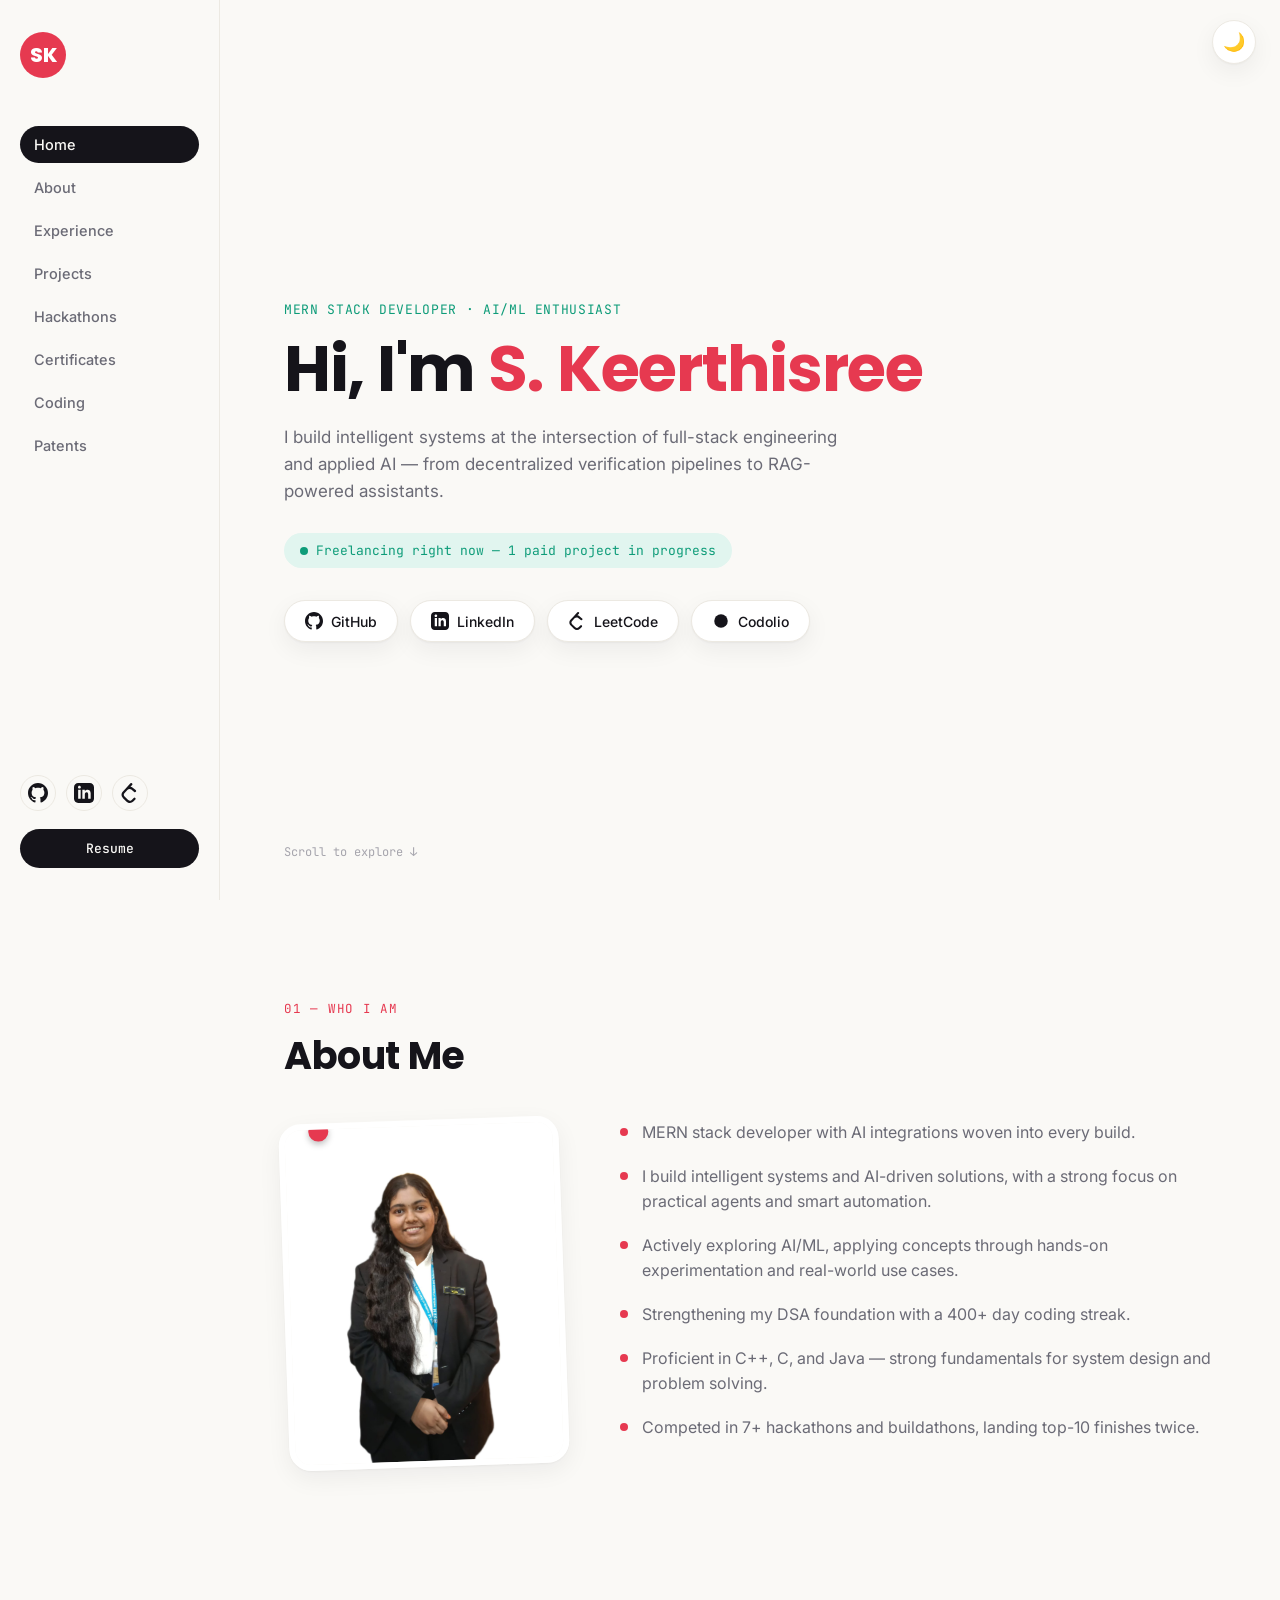
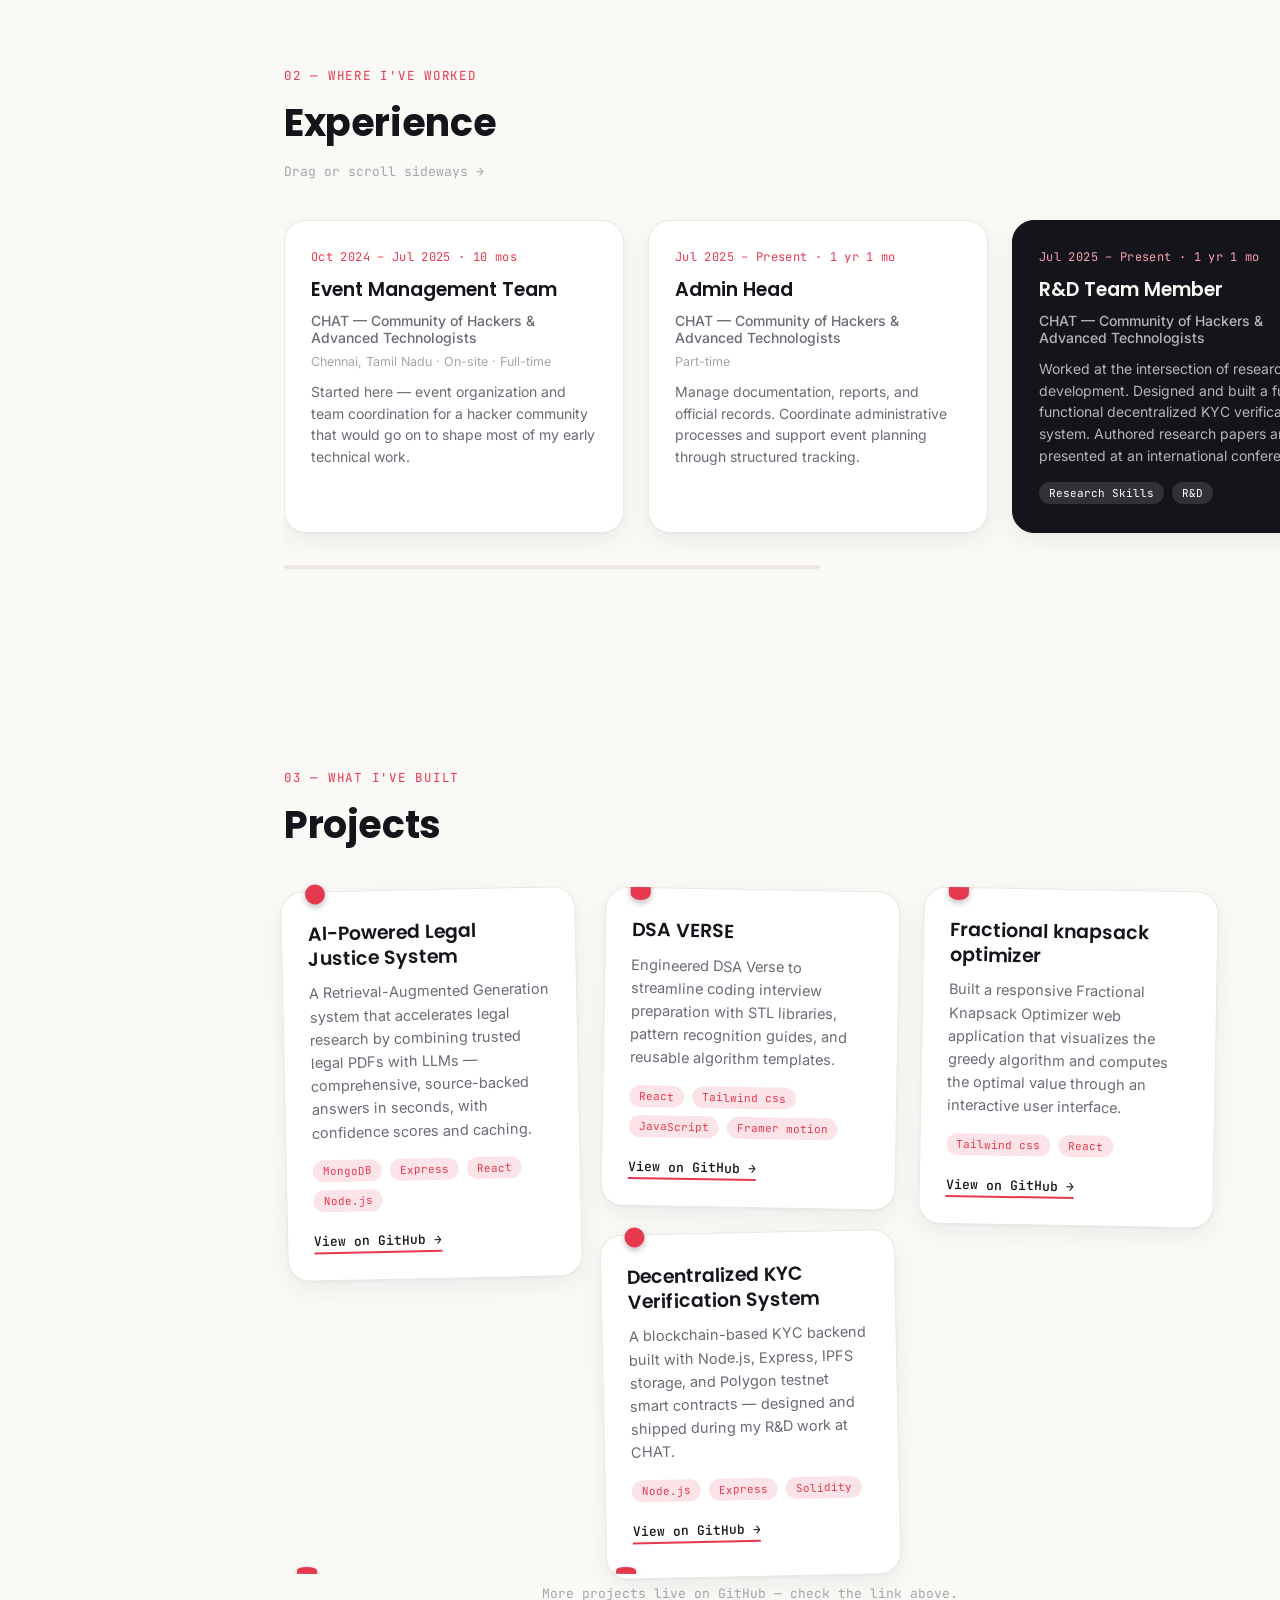
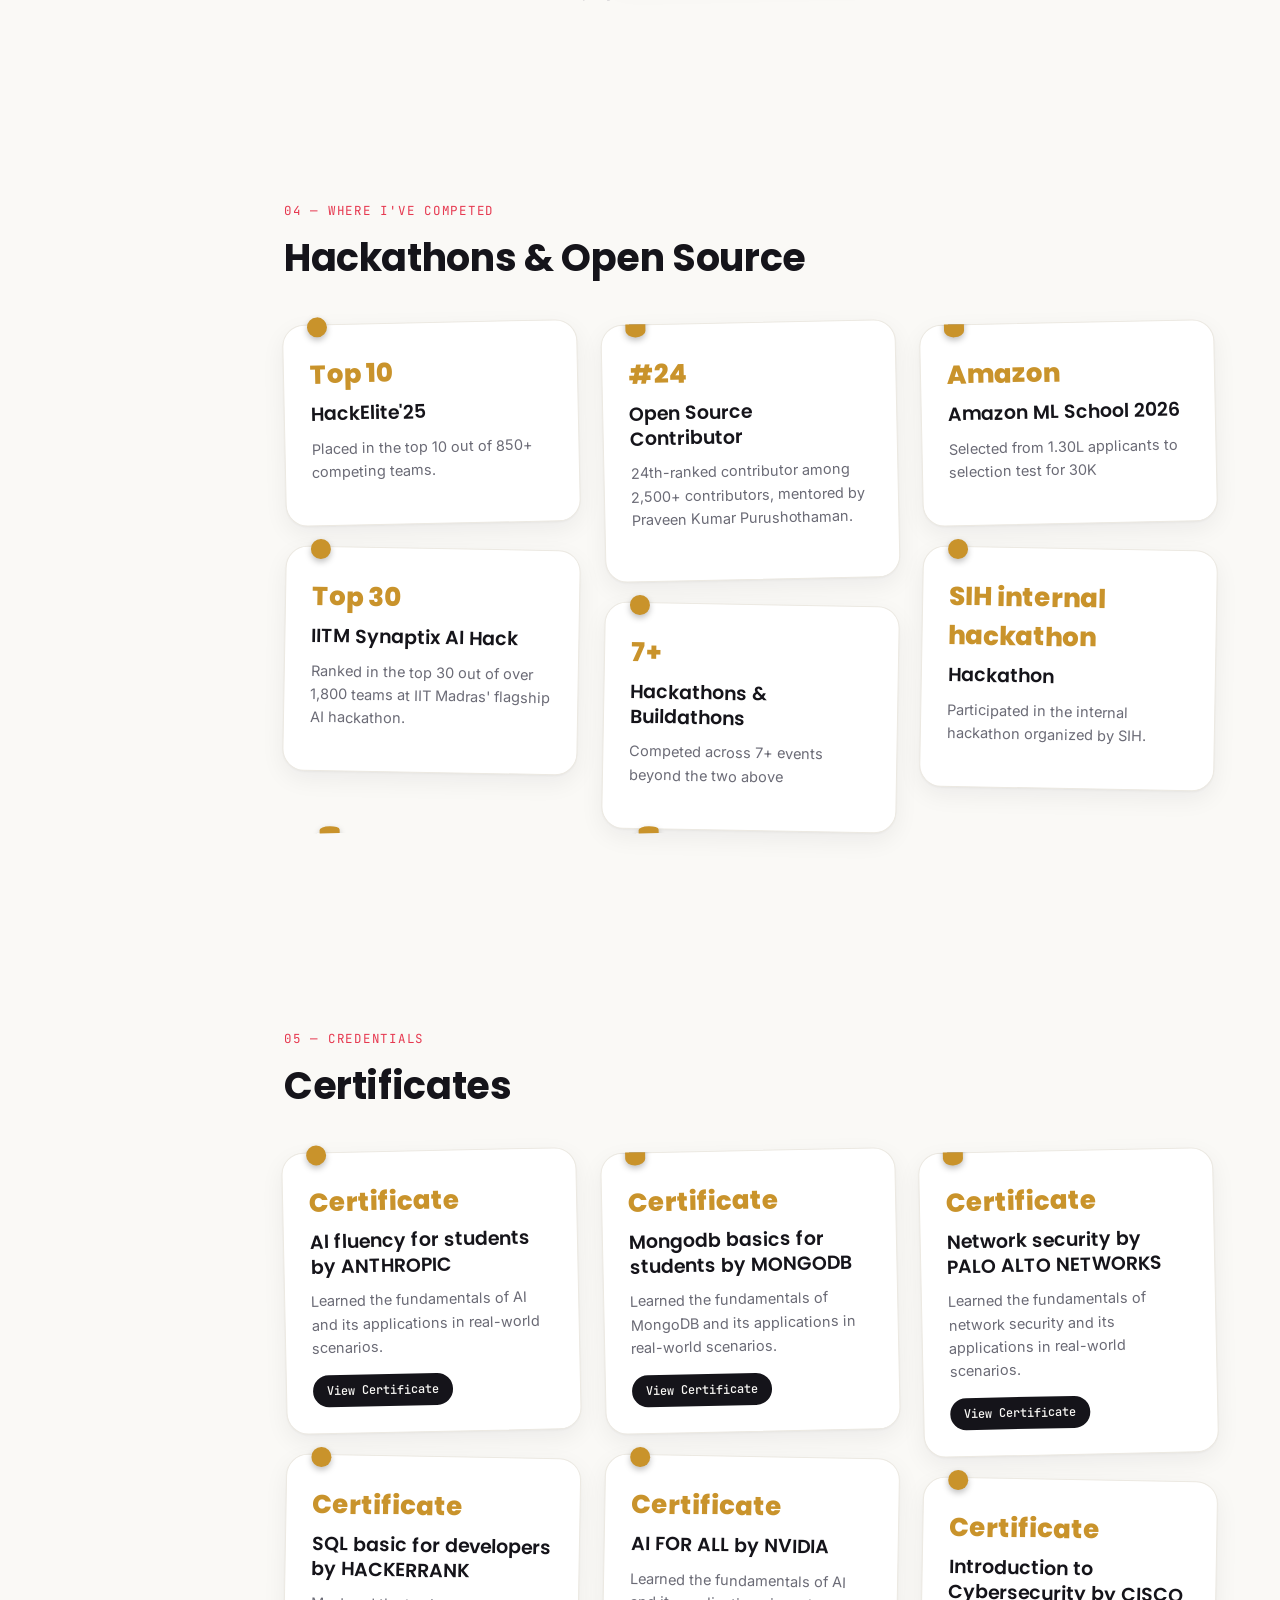
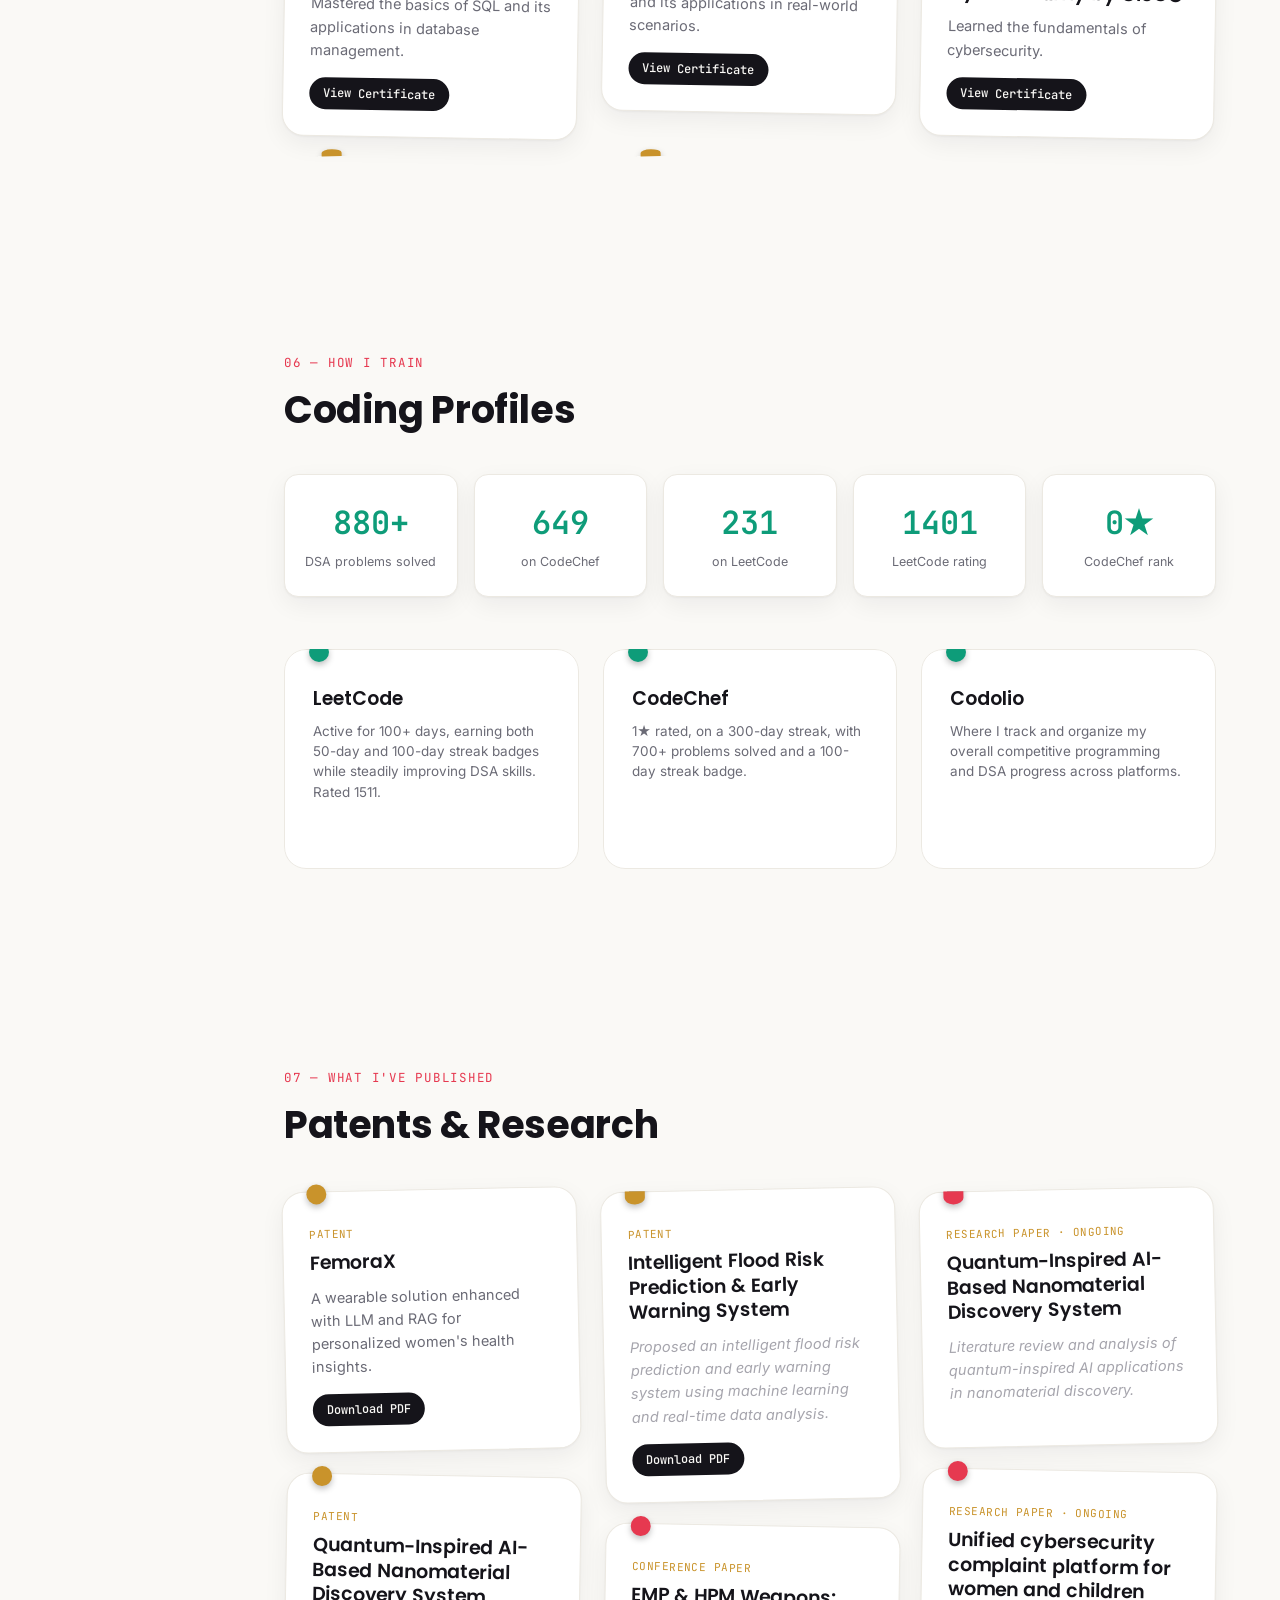
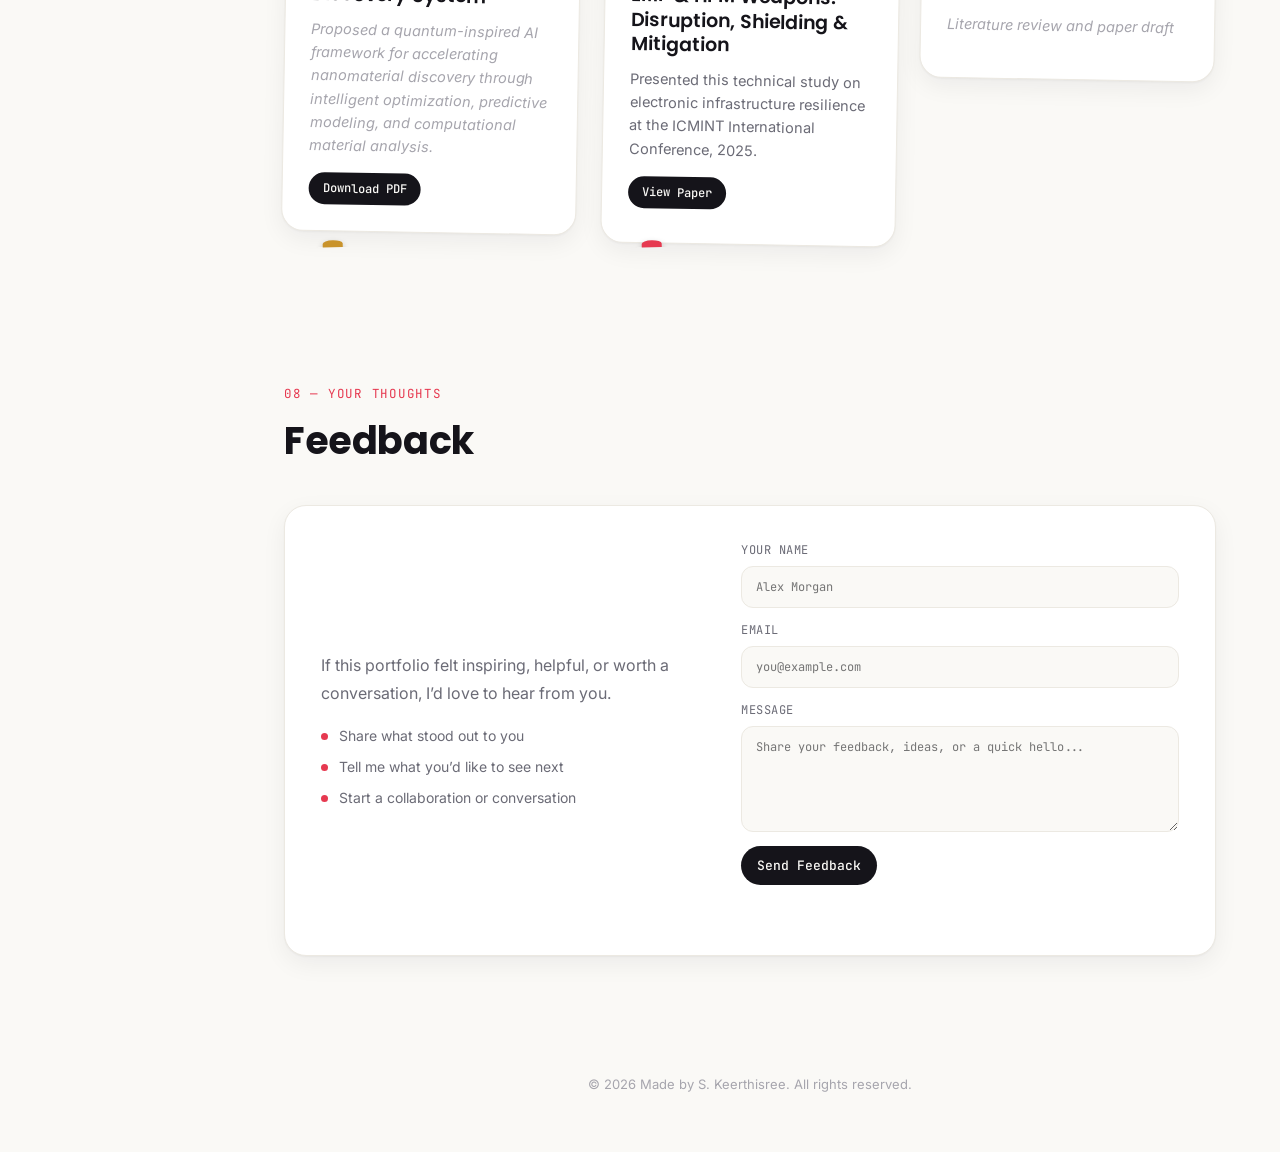
<file: index.html>
<!DOCTYPE html>
<html lang="en">
<head>
<meta charset="UTF-8">
<meta name="viewport" content="width=device-width, initial-scale=1.0">
<title>S. Keerthisree — Portfolio</title>
<link rel="preconnect" href="https://fonts.googleapis.com">
<link href="https://fonts.googleapis.com/css2?family=Poppins:wght@500;600;700;800&family=Inter:wght@400;500;600&family=JetBrains+Mono:wght@400;500;600&display=swap" rel="stylesheet">
<link rel="stylesheet" href="portfolio.css">
</head>
<body>

<button id="themeToggle" class="theme-toggle" title="Toggle theme" aria-label="Toggle dark mode">
  <span class="theme-icon">🌙</span>
</button>

<!-- Sidebar -->
<aside class="sidebar">
  <div class="sidebar-content">
    <a href="#home" class="brand-mark">SK</a>

    <nav class="nav-menu">
      <a href="#home" class="nav-link active">Home</a>
      <a href="#about" class="nav-link">About</a>
      <a href="#experience" class="nav-link">Experience</a>
      <a href="#projects" class="nav-link">Projects</a>
      <a href="#hackathons" class="nav-link">Hackathons</a>
      <a href="#certificates" class="nav-link">Certificates</a>
      <a href="#coding" class="nav-link">Coding</a>
      <a href="#patents" class="nav-link">Patents</a>
    </nav>

    <div class="sidebar-bottom">
      <div class="social-links">
        <a href="https://github.com/K-dev01" target="_blank" class="social-icon" title="GitHub" aria-label="GitHub">
          <svg width="20" height="20" viewBox="0 0 24 24" fill="currentColor"><path d="M12 0c-6.626 0-12 5.373-12 12 0 5.302 3.438 9.8 8.207 11.387.599.111.793-.261.793-.577v-2.234c-3.338.726-4.033-1.416-4.033-1.416-.546-1.387-1.333-1.756-1.333-1.756-1.089-.745.083-.729.083-.729 1.205.084 1.839 1.237 1.839 1.237 1.07 1.834 2.807 1.304 3.492.997.107-.775.418-1.305.762-1.604-2.665-.305-5.467-1.334-5.467-5.931 0-1.311.469-2.381 1.236-3.221-.124-.303-.535-1.524.117-3.176 0 0 1.008-.322 3.301 1.23.957-.266 1.983-.399 3.003-.404 1.02.005 2.047.138 3.006.404 2.291-1.552 3.297-1.23 3.297-1.23.653 1.653.242 2.874.118 3.176.77.84 1.235 1.911 1.235 3.221 0 4.609-2.807 5.624-5.479 5.921.43.372.823 1.102.823 2.222v3.293c0 .319.192.694.801.576 4.765-1.589 8.199-6.086 8.199-11.386 0-6.627-5.373-12-12-12z"/></svg>
        </a>
        <a href="https://www.linkedin.com/in/s-a-keerthi-sree-30981132a" target="_blank" class="social-icon" title="LinkedIn" aria-label="LinkedIn">
          <svg width="20" height="20" viewBox="0 0 24 24" fill="currentColor"><path d="M19 0h-14c-2.761 0-5 2.239-5 5v14c0 2.761 2.239 5 5 5h14c2.762 0 5-2.239 5-5v-14c0-2.761-2.238-5-5-5zm-11 19h-3v-11h3v11zm-1.5-12.268c-.966 0-1.75-.79-1.75-1.764s.784-1.764 1.75-1.764 1.75.79 1.75 1.764-.783 1.764-1.75 1.764zm13.5 12.268h-3v-5.604c0-3.368-4-3.113-4 0v5.604h-3v-11h3v1.765c1.396-2.586 7-2.777 7 2.476v6.759z"/></svg>
        </a>
        <a href="https://leetcode.com/u/K_0001/" target="_blank" class="social-icon" title="LeetCode" aria-label="LeetCode">
          <svg width="20" height="20" viewBox="0 0 24 24" fill="currentColor"><path d="M13.483 0a1.374 1.374 0 0 0-.961.438L7.116 6.226l-3.854 4.126a5.266 5.266 0 0 0-1.209 2.104 5.35 5.35 0 0 0-.125.513 5.527 5.527 0 0 0 .062 2.362 5.83 5.83 0 0 0 .349 1.017 5.938 5.938 0 0 0 1.271 1.818l4.277 4.193.039.038c2.248 2.165 5.852 2.133 8.063-.074l2.396-2.392c.54-.54.54-1.414.003-1.955a1.378 1.378 0 0 0-1.951-.003l-2.396 2.392a3.021 3.021 0 0 1-4.205.038l-.038-.036-4.276-4.193c-.652-.64-.972-1.469-.948-2.263a2.68 2.68 0 0 1 .066-.523 2.545 2.545 0 0 1 .619-1.164L9.13 8.114c1.058-1.134 3.204-1.27 4.43-.278l3.501 2.831c.593.48 1.461.387 1.94-.207a1.384 1.384 0 0 0-.207-1.943l-3.5-2.831c-.8-.647-1.766-1.045-2.774-1.202l2.015-2.158A1.384 1.384 0 0 0 13.483 0z"/></svg>
        </a>
      </div>
      <a href="Keerthisree_S.pdf" download class="download-btn">Resume</a>
    </div>
  </div>
</aside>

<!-- Main -->
<main class="main-content">

  <!-- HOME -->
  <section id="home" class="section home-section">
    <div class="home-content">
      <span class="eyebrow">MERN Stack Developer · AI/ML Enthusiast</span>
      <h1 class="main-heading">Hi, I'm <span class="highlight">S. Keerthisree</span></h1>
      <p class="home-sub">I build intelligent systems at the intersection of full-stack engineering and applied AI — from decentralized verification pipelines to RAG-powered assistants.</p>

      <div class="status-badge">
        <span class="status-dot"></span>
        Freelancing right now — 1 paid project in progress
      </div>

      <div class="home-links">
        <a href="https://github.com/K-dev01" target="_blank" class="home-link-pill">
          <svg width="18" height="18" viewBox="0 0 24 24" fill="currentColor"><path d="M12 0c-6.626 0-12 5.373-12 12 0 5.302 3.438 9.8 8.207 11.387.599.111.793-.261.793-.577v-2.234c-3.338.726-4.033-1.416-4.033-1.416-.546-1.387-1.333-1.756-1.333-1.756-1.089-.745.083-.729.083-.729 1.205.084 1.839 1.237 1.839 1.237 1.07 1.834 2.807 1.304 3.492.997.107-.775.418-1.305.762-1.604-2.665-.305-5.467-1.334-5.467-5.931 0-1.311.469-2.381 1.236-3.221-.124-.303-.535-1.524.117-3.176 0 0 1.008-.322 3.301 1.23.957-.266 1.983-.399 3.003-.404 1.02.005 2.047.138 3.006.404 2.291-1.552 3.297-1.23 3.297-1.23.653 1.653.242 2.874.118 3.176.77.84 1.235 1.911 1.235 3.221 0 4.609-2.807 5.624-5.479 5.921.43.372.823 1.102.823 2.222v3.293c0 .319.192.694.801.576 4.765-1.589 8.199-6.086 8.199-11.386 0-6.627-5.373-12-12-12z"/></svg>
          GitHub
        </a>
        <a href="https://www.linkedin.com/in/s-a-keerthi-sree-30981132a" target="_blank" class="home-link-pill">
          <svg width="18" height="18" viewBox="0 0 24 24" fill="currentColor"><path d="M19 0h-14c-2.761 0-5 2.239-5 5v14c0 2.761 2.239 5 5 5h14c2.762 0 5-2.239 5-5v-14c0-2.761-2.238-5-5-5zm-11 19h-3v-11h3v11zm-1.5-12.268c-.966 0-1.75-.79-1.75-1.764s.784-1.764 1.75-1.764 1.75.79 1.75 1.764-.783 1.764-1.75 1.764zm13.5 12.268h-3v-5.604c0-3.368-4-3.113-4 0v5.604h-3v-11h3v1.765c1.396-2.586 7-2.777 7 2.476v6.759z"/></svg>
          LinkedIn
        </a>
        <a href="https://leetcode.com/u/K_0001/" target="_blank" class="home-link-pill">
          <svg width="18" height="18" viewBox="0 0 24 24" fill="currentColor"><path d="M13.483 0a1.374 1.374 0 0 0-.961.438L7.116 6.226l-3.854 4.126a5.266 5.266 0 0 0-1.209 2.104 5.35 5.35 0 0 0-.125.513 5.527 5.527 0 0 0 .062 2.362 5.83 5.83 0 0 0 .349 1.017 5.938 5.938 0 0 0 1.271 1.818l4.277 4.193.039.038c2.248 2.165 5.852 2.133 8.063-.074l2.396-2.392c.54-.54.54-1.414.003-1.955a1.378 1.378 0 0 0-1.951-.003l-2.396 2.392a3.021 3.021 0 0 1-4.205.038l-.038-.036-4.276-4.193c-.652-.64-.972-1.469-.948-2.263a2.68 2.68 0 0 1 .066-.523 2.545 2.545 0 0 1 .619-1.164L9.13 8.114c1.058-1.134 3.204-1.27 4.43-.278l3.501 2.831c.593.48 1.461.387 1.94-.207a1.384 1.384 0 0 0-.207-1.943l-3.5-2.831c-.8-.647-1.766-1.045-2.774-1.202l2.015-2.158A1.384 1.384 0 0 0 13.483 0z"/></svg>
          LeetCode
        </a>
        <a href="https://codolio.com/profile/keerthi_sri" target="_blank" class="home-link-pill">
          <svg width="18" height="18" viewBox="0 0 24 24" fill="currentColor"><circle cx="12" cy="12" r="9"/></svg>
          Codolio
        </a>
      </div>
    </div>
    <div class="scroll-cue">Scroll to explore <span>↓</span></div>
  </section>

  <!-- ABOUT -->
  <section id="about" class="section about-section">
    <p class="section-eyebrow">01 — Who I am</p>
    <h2 class="section-title">About Me</h2>
    <div class="section-content about-grid">
      <div class="about-photo">
        <div class="pin-tack"></div>
        <img src="profile.jpeg" alt="S. Keerthisree — profile photo">
      </div>
      <div class="about-text">
        <ul class="about-list">
          <li class="about-item">MERN stack developer with AI integrations woven into every build.</li>
          <li class="about-item">I build intelligent systems and AI-driven solutions, with a strong focus on practical agents and smart automation.</li>
          <li class="about-item">Actively exploring AI/ML, applying concepts through hands-on experimentation and real-world use cases.</li>
          <li class="about-item">Strengthening my DSA foundation with a 400+ day coding streak.</li>
          <li class="about-item">Proficient in C++, C, and Java — strong fundamentals for system design and problem solving.</li>
          <li class="about-item">Competed in 7+ hackathons and buildathons, landing top-10 finishes twice.</li>
        </ul>
      </div>
    </div>
  </section>

  <!-- EXPERIENCE -->
  <section id="experience" class="section experience-section">
    <p class="section-eyebrow">02 — Where I've worked</p>
    <h2 class="section-title">Experience</h2>
    <p class="section-hint">Drag or scroll sideways →</p>

    <div class="timeline-track" id="timelineTrack">

      <article class="exp-card">
        <span class="exp-dates">Oct 2024 – Jul 2025 · 10 mos</span>
        <h3 class="exp-role">Event Management Team</h3>
        <p class="exp-company">CHAT — Community of Hackers &amp; Advanced Technologists</p>
        <p class="exp-location">Chennai, Tamil Nadu · On-site · Full-time</p>
        <p class="exp-desc">Started here — event organization and team coordination for a hacker community that would go on to shape most of my early technical work.</p>
      </article>

      <article class="exp-card">
        <span class="exp-dates">Jul 2025 – Present · 1 yr 1 mo</span>
        <h3 class="exp-role">Admin Head</h3>
        <p class="exp-company">CHAT — Community of Hackers &amp; Advanced Technologists</p>
        <p class="exp-location">Part-time</p>
        <p class="exp-desc">Manage documentation, reports, and official records. Coordinate administrative processes and support event planning through structured tracking.</p>
      </article>

      <article class="exp-card featured">
        <span class="exp-dates">Jul 2025 – Present · 1 yr 1 mo</span>
        <h3 class="exp-role">R&amp;D Team Member</h3>
        <p class="exp-company">CHAT — Community of Hackers &amp; Advanced Technologists</p>
        <p class="exp-desc">Worked at the intersection of research and development. Designed and built a fully functional decentralized KYC verification system. Authored research papers and presented at an international conference.</p>
        <div class="exp-tags"><span>Research Skills</span><span>R&amp;D</span></div>
      </article>

      <article class="exp-card">
        <span class="exp-dates">Apr 2026 – May 2026 · 2 mos</span>
        <h3 class="exp-role">Research &amp; Development Intern</h3>
        <p class="exp-company">Nexwave Systems</p>
        <p class="exp-desc">Joined Nexwave's R&amp;D function as an intern — the entry point into a role that converted to a lead position two months in.</p>
      </article>

      <article class="exp-card featured">
        <span class="exp-dates">May 2026 – Present · 3 mos</span>
        <h3 class="exp-role">Research &amp; Development Lead</h3>
        <p class="exp-company">Nexwave Systems</p>
        <p class="exp-location">Ramapuram, Chennai · On-site · Internship</p>
        <p class="exp-desc">Promoted from intern to lead. Currently driving R&amp;D initiatives on-site, with offer letter confirmed.</p>
      </article>

      <article class="exp-card freelance">
        <span class="exp-dates">Ongoing</span>
        <h3 class="exp-role">Freelance Developer</h3>
        <p class="exp-company">Independent</p>
        <p class="exp-desc">Currently delivering one paid freelance project alongside my internship and coursework.</p>
      </article>

    </div>

    <div class="timeline-progress-wrap">
      <div class="timeline-progress-bar"><div class="timeline-progress-fill" id="timelineFill"></div></div>
    </div>
  </section>

  <!-- PROJECTS -->
  <section id="projects" class="section projects-section">
    <p class="section-eyebrow">03 — What I've built</p>
    <h2 class="section-title">Projects</h2>
    <div class="section-content">
      <div class="masonry-grid">

        <div class="pin-card">
          <span class="pin-tack red"></span>
          <h3 class="project-title">AI-Powered Legal Justice System</h3>
          <p class="project-description">A Retrieval-Augmented Generation system that accelerates legal research by combining trusted legal PDFs with LLMs — comprehensive, source-backed answers in seconds, with confidence scores and caching.</p>
          <div class="project-tags">
            <span class="tag">MongoDB</span><span class="tag">Express</span><span class="tag">React</span><span class="tag">Node.js</span>
          </div>
          <a href="https://github.com/Sanjaykrishnaob/AI-Powered-Justice-System" target="_blank" class="repo-btn">View on GitHub →</a>
        </div>

        <div class="pin-card">
          <span class="pin-tack red"></span>
          <h3 class="project-title">DSA VERSE</h3>
          <p class="project-description">Engineered DSA Verse to streamline coding interview preparation with STL libraries, pattern recognition guides, and reusable algorithm templates.</p>
          <div class="project-tags">
            <span class="tag">React</span><span class="tag">Tailwind css</span><span class="tag">JavaScript</span><span class="tag">Framer motion</span>
          </div>
          <a href="https://github.com/K-dev01/DSAverse" target="_blank" class="repo-btn">View on GitHub →</a>
        </div>

        <div class="pin-card tall">
          <span class="pin-tack red"></span>
          <h3 class="project-title">Decentralized KYC Verification System</h3>
          <p class="project-description">A blockchain-based KYC backend built with Node.js, Express, IPFS storage, and Polygon testnet smart contracts — designed and shipped during my R&amp;D work at CHAT.</p>
          <div class="project-tags">
            <span class="tag">Node.js</span><span class="tag">Express</span><span class="tag">Solidity</span>
          </div>
          <a href="https://github.com/K-dev01/A-decentralized-kyc-verification-system" target="_blank" class="repo-btn">View on GitHub →</a>
        </div>

        <div class="pin-card">
          <span class="pin-tack red"></span>
          <h3 class="project-title">Fractional knapsack optimizer</h3>
          <p class="project-description">Built a responsive Fractional Knapsack Optimizer web application that visualizes the greedy algorithm and computes the optimal value through an interactive user interface.</p>
          <div class="project-tags">
            <span class="tag">Tailwind css</span><span class="tag">React</span>
          </div>
          <a href="https://github.com/K-dev01/Fractional-Knapsack-optimizer" target="_blank" class="repo-btn">View on GitHub →</a>
        </div>

      </div>
      <p class="coming-soon">More projects live on GitHub — check the link above.</p>
    </div>
  </section>

  <!-- HACKATHONS -->
  <section id="hackathons" class="section hackathons-section">
    <p class="section-eyebrow">04 — Where I've competed</p>
    <h2 class="section-title">Hackathons &amp; Open Source</h2>
    <div class="section-content">
      <div class="masonry-grid">

        <div class="pin-card trophy">
          <span class="pin-tack gold"></span>
          <span class="trophy-rank">Top 10</span>
          <h3 class="project-title">HackElite'25</h3>
          <p class="project-description">Placed in the top 10 out of 850+ competing teams.</p>
        </div>

        <div class="pin-card trophy">
          <span class="pin-tack gold"></span>
          <span class="trophy-rank">Top 30</span>
          <h3 class="project-title">IITM Synaptix AI Hack</h3>
          <p class="project-description">Ranked in the top 30 out of over 1,800 teams at IIT Madras' flagship AI hackathon.</p>
        </div>

        <div class="pin-card trophy tall">
          <span class="pin-tack gold"></span>
          <span class="trophy-rank">#24</span>
          <h3 class="project-title">Open Source Contributor</h3>
          <p class="project-description">24th-ranked contributor among 2,500+ contributors, mentored by Praveen Kumar Purushothaman.</p>
        </div>

        <div class="pin-card trophy">
          <span class="pin-tack gold"></span>
          <span class="trophy-rank">7+</span>
          <h3 class="project-title">Hackathons &amp; Buildathons</h3>
          <p class="project-description">Competed across 7+ events beyond the two above </p>
        </div>

        <div class="pin-card trophy">
          <span class="pin-tack gold"></span>
          <span class="trophy-rank">Amazon </span>
          <h3 class="project-title">Amazon ML School 2026</h3>
          <p class="project-description">Selected from 1.30L applicants to selection test for 30K</p>
        </div>

         <div class="pin-card trophy">
          <span class="pin-tack gold"></span>
          <span class="trophy-rank">SIH internal hackathon</span>
          <h3 class="project-title">Hackathon</h3>
          <p class="project-description">Participated in the internal hackathon organized by SIH.</p>
        </div>

      </div>   
    </div>
  </section>

  <!-- CERTIFICATES -->
  <section id="certificates" class="section certificates-section">
    <p class="section-eyebrow">05 — Credentials</p>
    <h2 class="section-title">Certificates</h2>
    <div class="section-content">
      <div class="masonry-grid">

        <div class="pin-card trophy">
          <span class="pin-tack gold"></span>
          <span class="trophy-rank">Certificate</span>
          <h3 class="project-title">AI fluency for students by ANTHROPIC</h3>
          <p class="project-description">Learned the fundamentals of AI and its applications in real-world scenarios.</p>
          <a href="certificate-rcjnpoazgtat-1782314587 (1).pdf" class="download-btn small">View Certificate</a>
        </div>

        <div class="pin-card trophy">
          <span class="pin-tack gold"></span>
          <span class="trophy-rank">Certificate</span>
          <h3 class="project-title">SQL basic for developers by HACKERRANK</h3>
          <p class="project-description">Mastered the basics of SQL and its applications in database management.</p>
          <a href="sql_basic certificate.pdf" class="download-btn small">View Certificate</a>
        </div>

        <div class="pin-card trophy">
          <span class="pin-tack gold"></span>
          <span class="trophy-rank">Certificate</span>
          <h3 class="project-title">Mongodb basics for students by MONGODB</h3>
          <p class="project-description">Learned the fundamentals of MongoDB and its applications in real-world scenarios.</p>
          <a href="mongodb.jpeg" class="download-btn small">View Certificate</a>
        </div>

        <div class="pin-card trophy">
          <span class="pin-tack gold"></span>
          <span class="trophy-rank">Certificate</span>
          <h3 class="project-title">AI FOR ALL by NVIDIA</h3>
          <p class="project-description">Learned the fundamentals of AI and its applications in real-world scenarios.</p>
          <a href="nvidia.jpeg" class="download-btn small">View Certificate</a>
        </div>

        <div class="pin-card trophy">
          <span class="pin-tack gold"></span>
          <span class="trophy-rank">Certificate</span>
          <h3 class="project-title">Network security by PALO ALTO NETWORKS</h3>
          <p class="project-description">Learned the fundamentals of network security and its applications in real-world scenarios.</p>
          <a href="network .jpeg" class="download-btn small">View Certificate</a>
        </div>

        <div class="pin-card trophy">
          <span class="pin-tack gold"></span>
          <span class="trophy-rank">Certificate</span>
          <h3 class="project-title">Introduction to Cybersecurity by CISCO</h3>
          <p class="project-description">Learned the fundamentals of cybersecurity.</p>
          <a href="cisco.jpeg" class="download-btn small">View Certificate</a>
        </div>

      </div>
    </div>
  </section>

  <!-- CODING -->
  <section id="coding" class="section coding-section">
    <p class="section-eyebrow">06 — How I train</p>
    <h2 class="section-title">Coding Profiles</h2>

    <div class="section-content">
      <div class="stats-grid">
        <div class="stat-card">
          <span class="stat-number" data-target="950" data-suffix="+">0</span>
          <span class="stat-label">DSA problems solved</span>
        </div>
        <div class="stat-card">
          <span class="stat-number" data-target="700" data-suffix="">0</span>
          <span class="stat-label">on CodeChef</span>
        </div>
        <div class="stat-card">
          <span class="stat-number" data-target="250" data-suffix="">0</span>
          <span class="stat-label">on LeetCode</span>
        </div>
        <div class="stat-card">
          <span class="stat-number" data-target="1511" data-suffix="">0</span>
          <span class="stat-label">LeetCode rating</span>
        </div>
        <div class="stat-card">
          <span class="stat-number star-stat" data-target="1" data-suffix="★">0</span>
          <span class="stat-label">CodeChef rank</span>
        </div>
      </div>

      <div class="coding-grid">
        <div class="coding-card">
          <div class="card-front">
            <span class="pin-tack teal"></span>
            <h3 class="platform-name">LeetCode</h3>
            <p>Active for 100+ days, earning both 50-day and 100-day streak badges while steadily improving DSA skills. Rated 1511.</p>
          </div>
          <div class="card-back">
            <a href="https://leetcode.com/u/K_0001/" target="_blank" class="profile-link">Visit Profile →</a>
          </div>
        </div>

        <div class="coding-card">
          <div class="card-front">
            <span class="pin-tack teal"></span>
            <h3 class="platform-name">CodeChef</h3>
            <p>1★ rated, on a 300-day streak, with 700+ problems solved and a 100-day streak badge.</p>
          </div>
          <div class="card-back">
            <a href="https://www.codechef.com/users/keerthisrees" target="_blank" class="profile-link">Visit Profile →</a>
          </div>
        </div>

        <div class="coding-card">
          <div class="card-front">
            <span class="pin-tack teal"></span>
            <h3 class="platform-name">Codolio</h3>
            <p>Where I track and organize my overall competitive programming and DSA progress across platforms.</p>
          </div>
          <div class="card-back">
            <a href="https://codolio.com/profile/keerthi_sri" target="_blank" class="profile-link">Visit Profile →</a>
          </div>
        </div>
      </div>
    </div>
  </section>

  <!-- PATENTS -->
  <section id="patents" class="section patents-section">
    <p class="section-eyebrow">07 — What I've published</p>
    <h2 class="section-title">Patents &amp; Research</h2>
    <div class="section-content">
      <div class="masonry-grid">

        <div class="pin-card patent">
          <span class="pin-tack gold"></span>
          <span class="card-kicker">Patent</span>
          <h3 class="project-title">FemoraX</h3>
          <p class="project-description">A wearable solution enhanced with LLM and RAG for personalized women's health insights.</p>
          <a href="Mythili_FemoraX_PatentPublication.pdf" download class="download-btn small">Download PDF</a>
        </div>

        <div class="pin-card patent">
          <span class="pin-tack gold"></span>
          <span class="card-kicker">Patent</span>
          <h3 class="project-title">Quantum-Inspired AI-Based Nanomaterial Discovery System</h3>
          <p class="project-description placeholder">Proposed a quantum-inspired AI framework for accelerating nanomaterial discovery through intelligent optimization, predictive modeling, and computational material analysis.</p>
        <a href="patent2.jpeg" download class="download-btn small">Download PDF</a>
        </div>

        <div class="pin-card patent">
          <span class="pin-tack gold"></span>
          <span class="card-kicker">Patent</span>
          <h3 class="project-title">Intelligent Flood Risk Prediction & Early Warning System</h3>
          <p class="project-description placeholder">Proposed an intelligent flood risk prediction and early warning system using machine learning and real-time data analysis.</p>
          <a href="patent 3.jpeg" download class="download-btn small">Download PDF</a>
        </div>

        <div class="pin-card patent tall">
          <span class="pin-tack red"></span>
          <span class="card-kicker">Conference Paper</span>
          <h3 class="project-title">EMP &amp; HPM Weapons: Disruption, Shielding &amp; Mitigation</h3>
          <p class="project-description">Presented this technical study on electronic infrastructure resilience at the ICMINT International Conference, 2025.</p>
          <a href="Directed Energy Weapons Research.docx" target="_blank" class="download-btn small">View Paper</a>
        </div>

        <div class="pin-card patent">
          <span class="pin-tack red"></span>
          <span class="card-kicker">Research Paper · Ongoing</span>
          <h3 class="project-title">Quantum-Inspired AI-Based Nanomaterial Discovery System</h3>
          <p class="project-description placeholder">Literature review and analysis of quantum-inspired AI applications in nanomaterial discovery.</p>
        </div>

       <div class="pin-card patent">
          <span class="pin-tack red"></span>
          <span class="card-kicker">Research Paper · Ongoing</span>
          <h3 class="project-title">Unified cybersecurity complaint platform for women and children</h3>
          <p class="project-description placeholder">Literature review and paper draft</p>
        </div> 

      </div>
    </div>
  </section>

  <section id="feedback" class="section feedback-section">
    <p class="section-eyebrow">08 — Your thoughts</p>
    <h2 class="section-title">Feedback</h2>
    <div class="feedback-shell">
      <div class="feedback-copy">
        <p class="feedback-lead">If this portfolio felt inspiring, helpful, or worth a conversation, I’d love to hear from you.</p>
        <ul class="feedback-highlights">
          <li>Share what stood out to you</li>
          <li>Tell me what you’d like to see next</li>
          <li>Start a collaboration or conversation</li>
        </ul>
      </div>
      <form
         class="feedback-form"
         id="feedbackForm"
         action="https://formspree.io/f/mbdvbqoj"
         method="POST"
  >
        <label>
          <span>Your name</span>
          <input type="text" name="name" placeholder="Alex Morgan" required>
        </label>
        <label>
          <span>Email</span>
          <input type="email" name="email" placeholder="you@example.com" required>
        </label>
        <label>
          <span>Message</span>
          <textarea name="message" rows="5" placeholder="Share your feedback, ideas, or a quick hello..." required></textarea>
        </label>
        <button type="submit" class="download-btn">Send Feedback</button>
        <p class="form-status" id="formStatus" role="status" aria-live="polite"></p>
      </form>
    </div>
  </section>

  <footer class="footer">
    <p>&copy; 2026 Made by S. Keerthisree. All rights reserved.</p>
  </footer>

</main>

<script src="portfolio.js"></script>
</body>
</html>
</file>
<file: portfolio.css>
/* ===================================================================
   TOKENS
=================================================================== */
:root{
  --paper: #FAF9F6;
  --card: #FFFFFF;
  --ink: #15141A;
  --grey: #6B6B76;
  --grey-light: #A6A5AD;
  --line: #ECE9E2;

  --red: #E63950;
  --red-dim: #FBE4E8;
  --teal: #0E9C79;
  --teal-dim: #E1F5EF;
  --gold: #C9932B;
  --gold-dim: #F7ECD8;

  --font-display: 'Poppins', sans-serif;
  --font-body: 'Inter', sans-serif;
  --font-mono: 'JetBrains Mono', monospace;

  --radius-lg: 22px;
  --radius-md: 14px;
  --radius-sm: 8px;

  --shadow-card: 0 1px 2px rgba(21,20,26,0.04), 0 8px 24px rgba(21,20,26,0.06);
  --shadow-card-hover: 0 4px 10px rgba(21,20,26,0.08), 0 20px 40px rgba(21,20,26,0.12);

  --sidebar-w: 220px;
}

body.dark-mode{
  --paper: #121115;
  --card: #1C1B20;
  --ink: #F3F2ED;
  --grey: #A3A2AC;
  --grey-light: #6F6E78;
  --line: #2B2A31;
  --red-dim: rgba(230,57,80,0.14);
  --teal-dim: rgba(14,156,121,0.16);
  --gold-dim: rgba(201,147,43,0.16);
  --shadow-card: 0 1px 2px rgba(0,0,0,0.3), 0 8px 24px rgba(0,0,0,0.35);
  --shadow-card-hover: 0 4px 10px rgba(0,0,0,0.35), 0 20px 40px rgba(0,0,0,0.4);
}

*{ margin:0; padding:0; box-sizing:border-box; }

html{ scroll-behavior:smooth; }

body{
  background: var(--paper);
  color: var(--ink);
  font-family: var(--font-body);
  transition: background .3s ease, color .3s ease;
  overflow-x:hidden;
}

@media (prefers-reduced-motion: reduce){
  *{ animation-duration:0.001ms !important; animation-iteration-count:1 !important; transition-duration:0.001ms !important; scroll-behavior:auto !important; }
}

a{ text-decoration:none; color:inherit; }
ul{ list-style:none; }
img{ max-width:100%; display:block; }

/* ===================================================================
   THEME TOGGLE
=================================================================== */
.theme-toggle{
  position:fixed; top:20px; right:24px; z-index:200;
  width:44px; height:44px; border-radius:50%;
  background:var(--card); border:1px solid var(--line);
  box-shadow:var(--shadow-card);
  display:flex; align-items:center; justify-content:center;
  cursor:pointer; font-size:18px;
  transition: transform .2s ease;
}
.theme-toggle:hover{ transform:scale(1.08); }

/* ===================================================================
   SIDEBAR
=================================================================== */
.sidebar{
  position:fixed; top:0; left:0; height:100vh; width:var(--sidebar-w);
  padding:32px 20px;
  border-right:1px solid var(--line);
  background:var(--paper);
  z-index:100;
}
.sidebar-content{ display:flex; flex-direction:column; height:100%; }

.brand-mark{
  font-family:var(--font-display); font-weight:800; font-size:20px;
  width:46px; height:46px; border-radius:50%;
  background:var(--red); color:#fff;
  display:flex; align-items:center; justify-content:center;
  margin-bottom:48px;
}

.nav-menu{ display:flex; flex-direction:column; gap:6px; flex:1; }
.nav-link{
  font-family:var(--font-body); font-weight:500; font-size:14.5px;
  color:var(--grey); padding:10px 14px; border-radius:999px;
  transition: background .2s ease, color .2s ease, transform .2s ease;
}
.nav-link:hover{ background:var(--red-dim); color:var(--red); transform:translateX(3px); }
.nav-link.active{ background:var(--ink); color:var(--paper); }

.sidebar-bottom{ display:flex; flex-direction:column; gap:18px; }
.social-links{ display:flex; gap:10px; }
.social-icon{
  width:36px; height:36px; border-radius:50%;
  border:1px solid var(--line);
  display:flex; align-items:center; justify-content:center;
  color:var(--ink);
  transition: background .2s ease, color .2s ease, transform .2s ease;
}
.social-icon:hover{ background:var(--red); color:#fff; border-color:var(--red); transform:translateY(-3px); }

.download-btn{
  font-family:var(--font-mono); font-size:13px; font-weight:500;
  text-align:center; padding:11px 16px; border-radius:999px;
  background:var(--ink); color:var(--paper);
  transition: background .2s ease, transform .2s ease;
}
.download-btn:hover{ background:var(--red); transform:translateY(-2px); }
.download-btn.small{ padding:8px 14px; font-size:12px; display:inline-block; }
.download-btn.muted{ background:transparent; color:var(--grey-light); border:1px dashed var(--line); }
.download-btn.muted:hover{ transform:none; background:transparent; color:var(--grey-light); }

/* ===================================================================
   MAIN LAYOUT
=================================================================== */
.main-content{ margin-left:var(--sidebar-w); }
.section{ padding:100px 64px; max-width:1180px; }
.section-eyebrow{
  font-family:var(--font-mono); font-size:12.5px; letter-spacing:.06em;
  color:var(--red); text-transform:uppercase; margin-bottom:10px;
}
.section-title{
  font-family:var(--font-display); font-weight:700; font-size:38px;
  margin-bottom:36px; letter-spacing:-0.01em;
}
.section-hint{ font-family:var(--font-mono); font-size:13px; color:var(--grey-light); margin-top:-24px; margin-bottom:32px; }

/* ===================================================================
   HOME
=================================================================== */
.home-section{
  min-height:100vh; display:flex; flex-direction:column;
  justify-content:center; padding-top:100px; padding-bottom:60px; position:relative;
}
.eyebrow{
  font-family:var(--font-mono); font-size:13px; color:var(--teal);
  text-transform:uppercase; letter-spacing:.05em;
}
.main-heading{
  font-family:var(--font-display); font-weight:700; font-size:clamp(38px,5vw,64px);
  margin:16px 0 20px; line-height:1.1; letter-spacing:-0.02em;
}
.highlight{ color:var(--red); }
.home-sub{
  font-size:17px; color:var(--grey); max-width:560px; line-height:1.6; margin-bottom:28px;
}
.status-badge{
  display:inline-flex; align-items:center; gap:8px; width:fit-content;
  font-family:var(--font-mono); font-size:13px; color:var(--teal);
  background:var(--teal-dim); border-radius:999px; padding:9px 16px; margin-bottom:32px;
}
.status-dot{
  width:8px; height:8px; border-radius:50%; background:var(--teal);
  animation: pulse 2s ease-in-out infinite;
}
@keyframes pulse{ 0%,100%{ opacity:1; transform:scale(1);} 50%{ opacity:.5; transform:scale(1.3);} }

.home-links{ display:flex; flex-wrap:wrap; gap:12px; }
.home-link-pill{
  display:flex; align-items:center; gap:8px;
  font-family:var(--font-body); font-weight:500; font-size:14px;
  padding:11px 20px; border-radius:999px; border:1px solid var(--line);
  background:var(--card); box-shadow:var(--shadow-card);
  transition: transform .2s ease, box-shadow .2s ease, border-color .2s ease;
}
.home-link-pill:hover{ transform:translateY(-3px); box-shadow:var(--shadow-card-hover); border-color:var(--red); }

.scroll-cue{
  position:absolute; bottom:40px; left:64px;
  font-family:var(--font-mono); font-size:12px; color:var(--grey-light);
}
.scroll-cue span{ display:inline-block; animation: bob 1.6s ease-in-out infinite; }
@keyframes bob{ 0%,100%{ transform:translateY(0);} 50%{ transform:translateY(5px);} }

/* ===================================================================
   ABOUT
=================================================================== */
.about-grid{ display:grid; grid-template-columns:280px 1fr; gap:56px; align-items:start; }
.about-photo{
  position:relative; border-radius:var(--radius-lg); overflow:hidden;
  box-shadow:var(--shadow-card); transform:rotate(-2deg);
  border:6px solid var(--card);
}
.about-photo img{ width:100%; aspect-ratio:4/5; object-fit:cover; }

.pin-tack{
  position:absolute; top:-8px; left:24px; width:20px; height:20px; border-radius:50%;
  background:var(--red); z-index:5; box-shadow:0 3px 6px rgba(0,0,0,0.25);
}
.pin-tack.red{ background:var(--red); }
.pin-tack.gold{ background:var(--gold); }
.pin-tack.teal{ background:var(--teal); }

.about-list{ display:flex; flex-direction:column; gap:18px; }
.about-item{
  font-size:16px; line-height:1.6; color:var(--grey);
  padding-left:22px; position:relative;
  opacity:0; transform:translateX(-16px);
  transition: opacity .5s ease, transform .5s ease;
}
.about-list.in-view .about-item{ opacity:1; transform:translateX(0); }
.about-list.in-view .about-item:nth-child(1){ transition-delay:.05s; }
.about-list.in-view .about-item:nth-child(2){ transition-delay:.12s; }
.about-list.in-view .about-item:nth-child(3){ transition-delay:.19s; }
.about-list.in-view .about-item:nth-child(4){ transition-delay:.26s; }
.about-list.in-view .about-item:nth-child(5){ transition-delay:.33s; }
.about-list.in-view .about-item:nth-child(6){ transition-delay:.40s; }
.about-item::before{
  content:''; position:absolute; left:0; top:8px; width:8px; height:8px;
  border-radius:50%; background:var(--red);
}

/* ===================================================================
   EXPERIENCE — horizontal scroll-snap
=================================================================== */
.experience-section{ max-width:none; padding-left:64px; padding-right:0; }
.timeline-track{
  display:flex; gap:24px; overflow-x:auto; scroll-snap-type:x mandatory;
  padding:8px 64px 32px 0; scrollbar-width:none;
}
.timeline-track::-webkit-scrollbar{ display:none; }

.exp-card{
  scroll-snap-align:start; flex:0 0 340px;
  background:var(--card); border:1px solid var(--line); border-radius:var(--radius-lg);
  padding:28px 26px; box-shadow:var(--shadow-card);
  display:flex; flex-direction:column; gap:8px;
  transition: transform .3s ease, box-shadow .3s ease;
}
.exp-card:hover{ transform:translateY(-6px); box-shadow:var(--shadow-card-hover); }
.exp-card.featured{ background:var(--ink); color:var(--paper); border-color:var(--ink); }
.exp-card.featured .exp-company,
.exp-card.featured .exp-location,
.exp-card.featured .exp-desc{ color:rgba(250,249,246,0.7); }
.exp-card.freelance{ border:2px dashed var(--teal); background:var(--teal-dim); }

.exp-dates{ font-family:var(--font-mono); font-size:12px; color:var(--red); letter-spacing:.03em; }
.exp-card.featured .exp-dates{ color:#F3A3AF; }
.exp-role{ font-family:var(--font-display); font-weight:600; font-size:19px; margin-top:2px; }
.exp-company{ font-size:14px; color:var(--grey); font-weight:500; }
.exp-location{ font-size:12.5px; color:var(--grey-light); }
.exp-desc{ font-size:14px; line-height:1.55; color:var(--grey); margin-top:4px; }
.exp-tags{ display:flex; gap:8px; margin-top:8px; flex-wrap:wrap; }
.exp-tags span{
  font-family:var(--font-mono); font-size:11px; padding:4px 10px; border-radius:999px;
  background:rgba(255,255,255,0.12); color:#fff;
}

.timeline-progress-wrap{ padding:0 64px 0 0; max-width:600px; }
.timeline-progress-bar{ height:4px; background:var(--line); border-radius:99px; overflow:hidden; }
.timeline-progress-fill{ height:100%; width:0%; background:var(--red); border-radius:99px; transition:width .1s linear; }

/* ===================================================================
   MASONRY (Projects / Hackathons / Patents)
=================================================================== */
.masonry-grid{
  column-count:3; column-gap:24px;
}
@media(max-width:900px){ .masonry-grid{ column-count:1; } }

.pin-card{
  position:relative; break-inside:avoid; margin-bottom:24px;
  background:var(--card); border:1px solid var(--line); border-radius:var(--radius-lg);
  padding:30px 26px 26px; box-shadow:var(--shadow-card);
  transition: transform .25s ease, box-shadow .25s ease;
  opacity:0; transform:translateY(30px) rotate(0deg);
}
.pin-card:nth-child(odd){ transform:translateY(30px) rotate(-1.2deg); }
.pin-card:nth-child(even){ transform:translateY(30px) rotate(1deg); }
.pin-card:hover{ transform:translateY(-8px) rotate(0deg) scale(1.015); box-shadow:var(--shadow-card-hover); z-index:2; }
.pin-card.tall{ padding-bottom:34px; }

.card-kicker{
  display:inline-block; font-family:var(--font-mono); font-size:11px; letter-spacing:.04em;
  color:var(--gold); text-transform:uppercase; margin-bottom:10px;
}
.project-title{ font-family:var(--font-display); font-weight:600; font-size:19px; margin-bottom:10px; line-height:1.3; }
.project-description{ font-size:14.5px; line-height:1.6; color:var(--grey); margin-bottom:16px; }
.project-description.placeholder{ font-style:italic; color:var(--grey-light); }

.project-tags{ display:flex; flex-wrap:wrap; gap:8px; margin-bottom:18px; }
.tag{
  font-family:var(--font-mono); font-size:11px; padding:4px 10px; border-radius:999px;
  background:var(--red-dim); color:var(--red);
}
.repo-btn{
  display:inline-block; font-family:var(--font-mono); font-size:13px; font-weight:500;
  color:var(--ink); border-bottom:2px solid var(--red); padding-bottom:2px;
  transition: color .2s ease, border-color .2s ease;
}
.repo-btn:hover{ color:var(--red); }
.repo-btn.muted{ color:var(--grey-light); border-color:var(--line); }
.repo-btn.muted:hover{ color:var(--grey-light); }

.coming-soon{ text-align:center; font-family:var(--font-mono); font-size:13px; color:var(--grey-light); margin-top:8px; }

/* Trophy variant for hackathon cards */
.pin-card.trophy{ text-align:left; }
.trophy-rank{
  display:inline-block; font-family:var(--font-display); font-weight:800; font-size:26px;
  color:var(--gold); margin-bottom:8px;
}

/* ===================================================================
   CODING
=================================================================== */
.stats-grid{
  display:grid; grid-template-columns:repeat(5,1fr); gap:16px; margin-bottom:52px;
}
@media(max-width:900px){ .stats-grid{ grid-template-columns:repeat(2,1fr); } }
.stat-card{
  background:var(--card); border:1px solid var(--line); border-radius:var(--radius-md);
  padding:26px 16px; text-align:center; box-shadow:var(--shadow-card);
}
.stat-number{
  display:block; font-family:var(--font-mono); font-weight:600; font-size:32px;
  color:var(--teal); margin-bottom:6px;
}
.stat-label{ font-size:12.5px; color:var(--grey); }

.coding-grid{ display:grid; grid-template-columns:repeat(3,1fr); gap:24px; }
@media(max-width:900px){ .coding-grid{ grid-template-columns:1fr; } }

.coding-card{
  position:relative; border-radius:var(--radius-lg); overflow:hidden; height:220px;
  perspective:1000px;
}
.card-front, .card-back{
  position:absolute; inset:0; padding:28px; border-radius:var(--radius-lg);
  backface-visibility:hidden; transition: transform .5s ease;
  border:1px solid var(--line); box-shadow:var(--shadow-card);
}
.card-front{ background:var(--card); display:flex; flex-direction:column; }
.card-front p{ font-size:13.5px; color:var(--grey); line-height:1.5; margin-top:8px; }
.card-back{
  background:var(--ink); color:var(--paper); transform:rotateY(180deg);
  display:flex; align-items:center; justify-content:center;
}
.coding-card:hover .card-front{ transform:rotateY(-180deg); }
.coding-card:hover .card-back{ transform:rotateY(0deg); }
.platform-name{ font-family:var(--font-display); font-weight:600; font-size:19px; margin-top:6px; }
.profile-link{ font-family:var(--font-mono); font-size:14px; border-bottom:2px solid var(--red); padding-bottom:3px; }

/* ===================================================================
   FEEDBACK
=================================================================== */
.feedback-section{ padding-top:40px; padding-bottom:80px; }
.feedback-shell{
  display:grid; grid-template-columns:0.95fr 1.05fr; gap:24px;
  background:var(--card); border:1px solid var(--line); border-radius:var(--radius-lg);
  padding:36px; box-shadow:var(--shadow-card);
}
.feedback-copy{ display:flex; flex-direction:column; justify-content:center; gap:18px; }
.feedback-lead{ font-size:16px; line-height:1.7; color:var(--grey); }
.feedback-highlights{ display:flex; flex-direction:column; gap:10px; }
.feedback-highlights li{
  position:relative; padding-left:18px; color:var(--grey);
  font-size:14px; line-height:1.5;
}
.feedback-highlights li::before{
  content:''; position:absolute; left:0; top:8px; width:7px; height:7px; border-radius:50%; background:var(--red);
}
.feedback-form{ display:flex; flex-direction:column; gap:14px; }
.feedback-form label{ display:flex; flex-direction:column; gap:8px; font-family:var(--font-mono); font-size:12px; color:var(--grey); text-transform:uppercase; letter-spacing:.04em; }
.feedback-form input,
.feedback-form textarea{
  width:100%; border:1px solid var(--line); border-radius:12px; padding:12px 14px;
  background:var(--paper); color:var(--ink); font:inherit; resize:vertical;
  transition:border-color .2s ease, box-shadow .2s ease;
}
.feedback-form input:focus,
.feedback-form textarea:focus{
  outline:none; border-color:var(--red); box-shadow:0 0 0 3px rgba(230,57,80,0.12);
}
.feedback-form .download-btn{ align-self:flex-start; border:none; cursor:pointer; }
.form-status{ min-height:20px; font-size:13px; color:var(--teal); font-family:var(--font-mono); }

/* ===================================================================
   FOOTER
=================================================================== */
.footer{ padding:40px 64px 60px; text-align:center; font-size:13px; color:var(--grey-light); }

@media(max-width:820px){
  .feedback-shell{ grid-template-columns:1fr; padding:24px; }
  .feedback-section{ padding-bottom:60px; }
}

/* ===================================================================
   RESPONSIVE
=================================================================== */
@media(max-width:820px){
  .sidebar{ width:100%; height:auto; position:relative; border-right:none; border-bottom:1px solid var(--line); padding:20px; }
  .sidebar-content{ flex-direction:row; align-items:center; justify-content:space-between; }
  .nav-menu{ display:none; }
  .main-content{ margin-left:0; }
  .section{ padding:64px 24px; }
  .experience-section{ padding-left:24px; }
  .timeline-track{ padding-right:24px; }
  .about-grid{ grid-template-columns:1fr; }
  .about-photo{ max-width:240px; }
}
</file>
